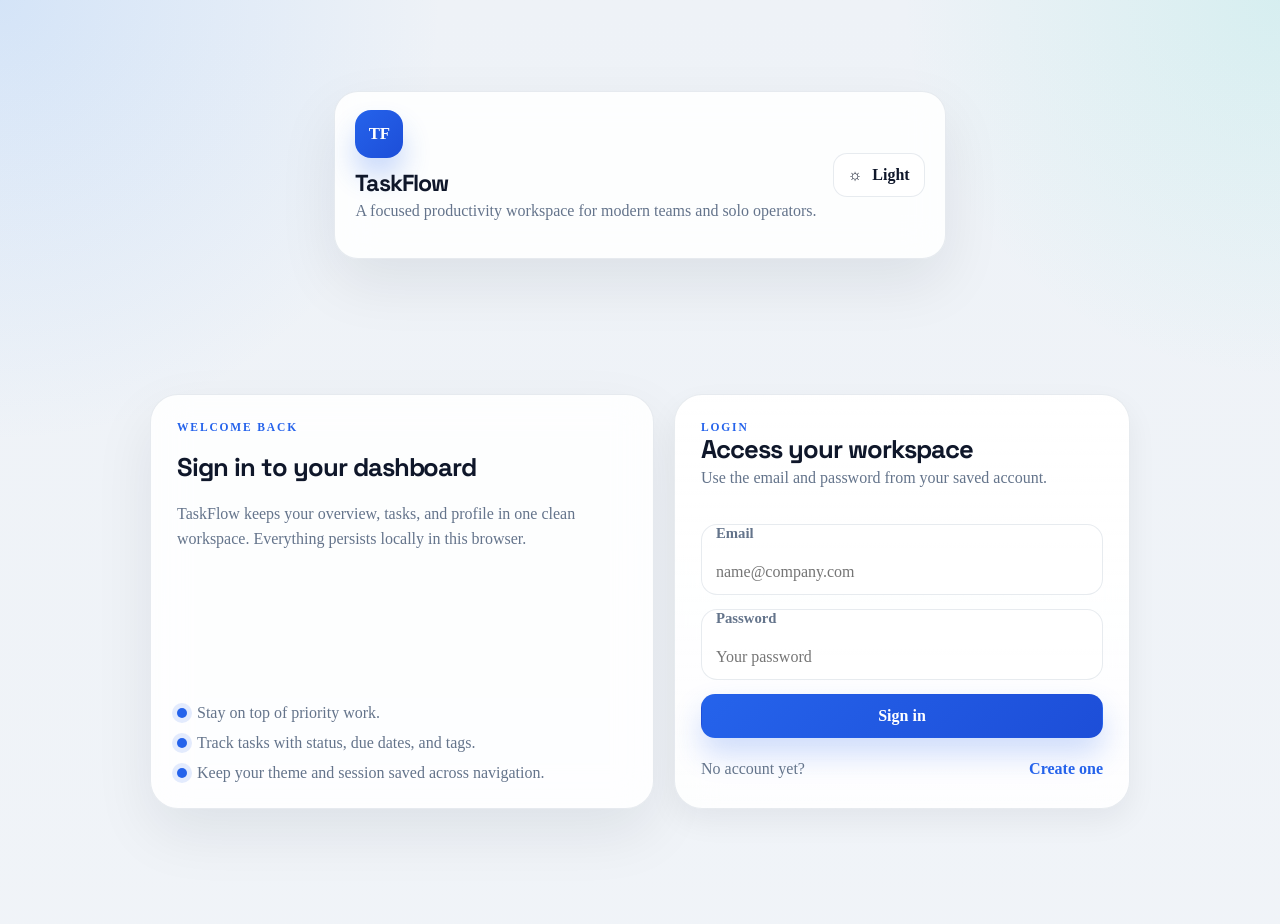
<file: index.html>
<!DOCTYPE html>
<html lang="en">
<head>
  <meta charset="UTF-8" />
  <meta name="viewport" content="width=device-width, initial-scale=1.0" />
  <title>TaskFlow | Login</title>
  <link rel="preconnect" href="https://fonts.googleapis.com" />
  <link rel="preconnect" href="https://fonts.gstatic.com" crossorigin />
  <link href="https://fonts.googleapis.com/css2?family=Inter:wght@400;500;600;700;800&family=Space+Grotesk:wght@500;600;700&display=swap" rel="stylesheet" />
  <link rel="stylesheet" href="style.css" />
</head>
<body data-page="login" class="login-shell">
  <div class="auth-shell">
    <header class="topbar card auth-topbar">
      <div class="brand-lockup">
        <div class="brand-badge">TF</div>
        <div>
          <h1 class="brand-mark">TaskFlow</h1>
          <p class="brand-copy">A focused productivity workspace for modern teams and solo operators.</p>
        </div>
      </div>

      <button class="icon-button" type="button" data-theme-toggle>
        <span data-theme-icon aria-hidden="true">☼</span>
        <span data-theme-label>Light</span>
      </button>
    </header>

    <div class="auth-layout">
      <section class="auth-marketing card">
        <div class="auth-hero">
          <p class="page-kicker">Welcome back</p>
          <h2 class="page-title">Sign in to your dashboard</h2>
          <p class="auth-note">TaskFlow keeps your overview, tasks, and profile in one clean workspace. Everything persists locally in this browser.</p>
        </div>

        <div class="auth-steps">
          <div class="step-row"><span class="step-dot"></span>Stay on top of priority work.</div>
          <div class="step-row"><span class="step-dot"></span>Track tasks with status, due dates, and tags.</div>
          <div class="step-row"><span class="step-dot"></span>Keep your theme and session saved across navigation.</div>
        </div>
      </section>

      <section class="auth-panel card">
        <div>
          <p class="page-kicker">Login</p>
          <h2 class="page-title">Access your workspace</h2>
          <p class="auth-note">Use the email and password from your saved account.</p>
        </div>

        <div id="loginError" class="alert hidden" role="alert"></div>

        <form id="loginForm" class="auth-form">
          <label class="field">
            <label for="loginEmail">Email</label>
            <input id="loginEmail" type="email" autocomplete="email" placeholder="name@company.com" required />
          </label>

          <label class="field">
            <label for="loginPassword">Password</label>
            <input id="loginPassword" type="password" autocomplete="current-password" placeholder="Your password" required />
          </label>

          <button class="button button-primary" type="submit">Sign in</button>
        </form>

        <div class="auth-footer">
          <span class="small-copy">No account yet?</span>
          <a href="signup.html">Create one</a>
        </div>
      </section>
    </div>
  </div>

  <script defer src="script.js"></script>
</body>
</html>
</file>
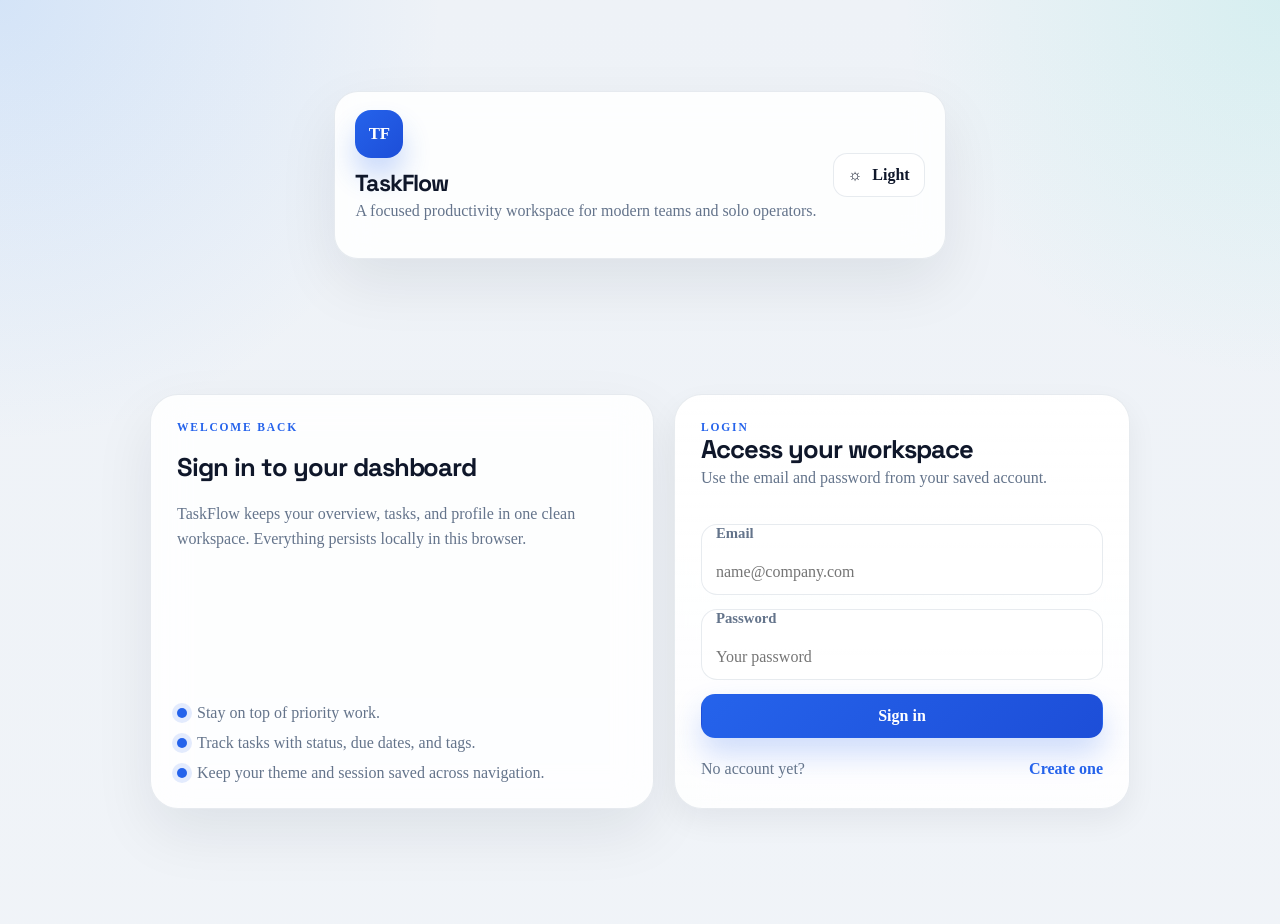
<file: about.html>
<!DOCTYPE html>
<html lang="en">
<head>
  <meta charset="UTF-8" />
  <meta name="viewport" content="width=device-width, initial-scale=1.0" />
  <title>TaskFlow | About</title>
  <link rel="preconnect" href="https://fonts.googleapis.com" />
  <link rel="preconnect" href="https://fonts.gstatic.com" crossorigin />
  <link href="https://fonts.googleapis.com/css2?family=Inter:wght@400;500;600;700;800&family=Space+Grotesk:wght@500;600;700&display=swap" rel="stylesheet" />
  <link rel="stylesheet" href="style.css" />
</head>
<body data-page="about" class="app-page">
  <div class="app-shell app-layout">
    <aside class="sidebar card">
      <div class="brand-lockup">
        <div class="brand-badge">TF</div>
        <div>
          <h1 class="brand-mark">TaskFlow</h1>
          <p class="brand-copy">A compact productivity dashboard built for focused work.</p>
        </div>
      </div>

      <nav class="sidebar-nav" aria-label="Primary">
        <a class="nav-link" href="dashboard.html" data-nav-link="dashboard">Dashboard</a>
        <a class="nav-link" href="tasks.html" data-nav-link="tasks">Tasks</a>
        <a class="nav-link" href="profile.html" data-nav-link="profile">Profile</a>
        <a class="nav-link" href="about.html" data-nav-link="about">About</a>
      </nav>

      <div class="sidebar-footer">
        <button class="sidebar-action" type="button" data-logout>Logout</button>
      </div>
    </aside>

    <div class="workspace">
      <header class="topbar card">
        <div class="page-heading">
          <p class="page-kicker">Product</p>
          <h2 class="page-title">About TaskFlow</h2>
        </div>

        <div class="topbar-actions">
          <label class="search-field" aria-label="Search tasks">
            <svg viewBox="0 0 24 24" aria-hidden="true"><path d="M10.5 4a6.5 6.5 0 104.11 11.55l4.42 4.42 1.41-1.41-4.42-4.42A6.5 6.5 0 0010.5 4zm0 2a4.5 4.5 0 110 9 4.5 4.5 0 010-9z"></path></svg>
            <input id="globalSearchInput" data-global-search type="search" placeholder="Search tasks" />
          </label>

          <button class="icon-button" type="button" data-theme-toggle>
            <span data-theme-icon aria-hidden="true">☼</span>
            <span data-theme-label>Light</span>
          </button>

          <details class="profile-menu">
            <summary class="profile-trigger">
              <span class="avatar" data-user-avatar>A</span>
              <span class="profile-copy">
                <strong data-user-name>Profile</strong>
                <small data-user-email>account</small>
              </span>
            </summary>
            <div class="profile-dropdown card">
              <a href="dashboard.html">Dashboard</a>
              <a href="profile.html">Profile</a>
              <button type="button" data-logout>Logout</button>
            </div>
          </details>
        </div>
      </header>

      <main class="page-content about-grid">
        <section class="page-section card span-12">
          <div class="section-heading">
            <div>
              <p class="section-kicker">Purpose</p>
              <h3 class="section-title">Why this app exists</h3>
            </div>
          </div>
          <p class="muted">TaskFlow is a small, focused productivity dashboard for managing work without the clutter of a generic to-do list. It keeps the overview, tasks, profile, and information pages separated so the experience feels closer to a real SaaS tool.</p>
        </section>

        <section class="feature-card card">
          <p class="section-kicker">Workflow</p>
          <h3 class="feature-title">How it helps</h3>
          <ul class="feature-list">
            <li>Shows a fast overview on the dashboard.</li>
            <li>Keeps task editing and sorting inside one work area.</li>
            <li>Stores user, task, and theme data in localStorage.</li>
          </ul>
        </section>

        <section class="feature-card card">
          <p class="section-kicker">Features</p>
          <h3 class="feature-title">What you get</h3>
          <ul class="feature-list">
            <li>Login and signup flow with a persisted session.</li>
            <li>Task status, tags, overdue alerts, and toast feedback.</li>
            <li>Responsive navigation and light/dark themes across pages.</li>
          </ul>
        </section>

        <section class="feature-card card">
          <p class="section-kicker">Design</p>
          <h3 class="feature-title">Why it feels realistic</h3>
          <ul class="feature-list">
            <li>Minimal layouts with clear hierarchy and spacing.</li>
            <li>Distinct overview and work pages instead of a crowded single screen.</li>
            <li>Consistent app shell and controls on every authenticated page.</li>
          </ul>
        </section>
      </main>
    </div>
  </div>

  <div class="toast-stack" data-toast-stack aria-live="polite" aria-atomic="true"></div>

  <script defer src="script.js"></script>
</body>
</html>
</file>
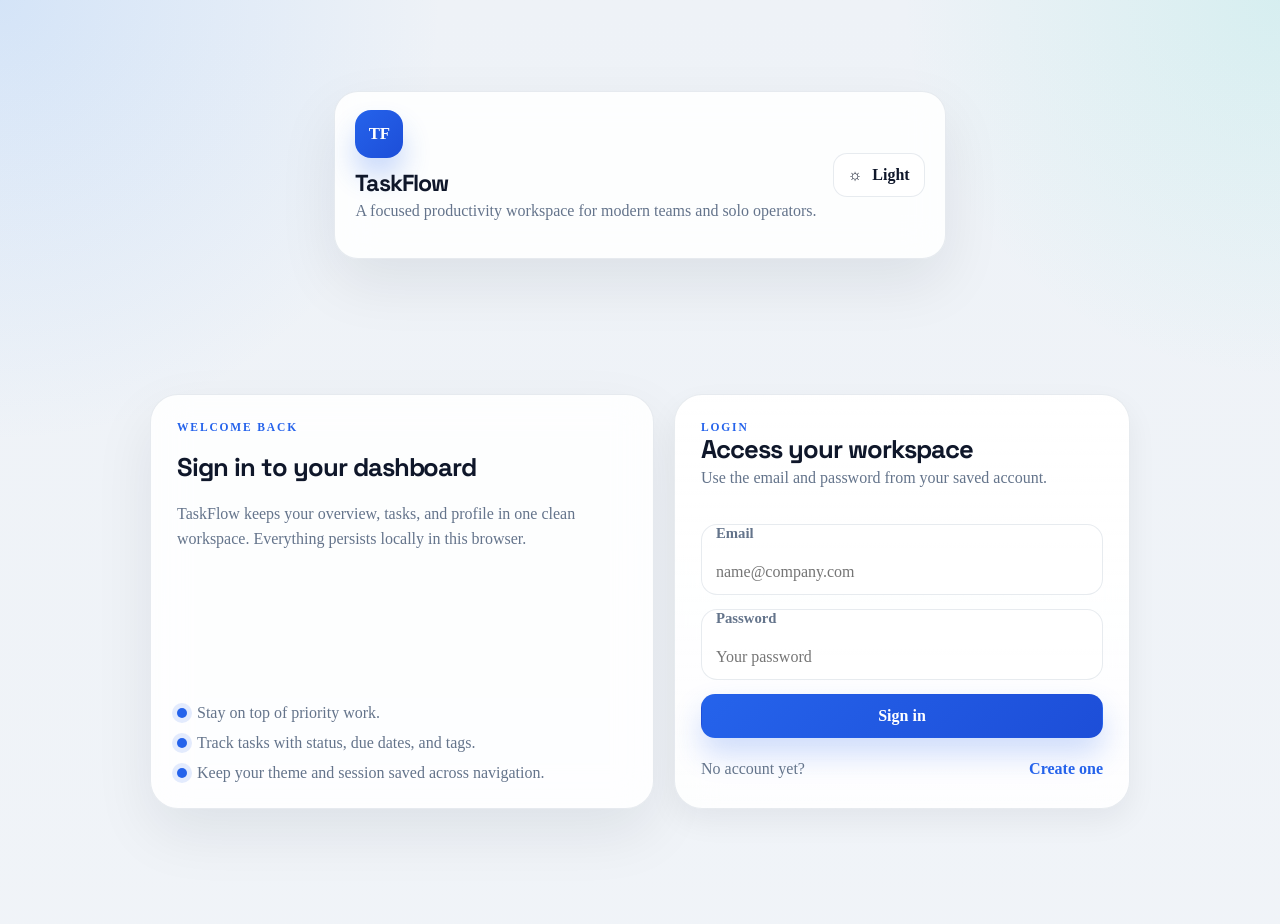
<file: dashboard.html>
<!DOCTYPE html>
<html lang="en">
<head>
  <meta charset="UTF-8" />
  <meta name="viewport" content="width=device-width, initial-scale=1.0" />
  <title>TaskFlow | Dashboard</title>
  <link rel="preconnect" href="https://fonts.googleapis.com" />
  <link rel="preconnect" href="https://fonts.gstatic.com" crossorigin />
  <link href="https://fonts.googleapis.com/css2?family=Inter:wght@400;500;600;700;800&family=Space+Grotesk:wght@500;600;700&display=swap" rel="stylesheet" />
  <link rel="stylesheet" href="style.css" />
</head>
<body data-page="dashboard" class="app-page">
  <div class="app-shell app-layout">
    <aside class="sidebar card">
      <div class="brand-lockup">
        <div class="brand-badge">TF</div>
        <div>
          <h1 class="brand-mark">TaskFlow</h1>
          <p class="brand-copy">A compact productivity dashboard built for focused work.</p>
        </div>
      </div>

      <nav class="sidebar-nav" aria-label="Primary">
        <a class="nav-link" href="dashboard.html" data-nav-link="dashboard">Dashboard</a>
        <a class="nav-link" href="tasks.html" data-nav-link="tasks">Tasks</a>
        <a class="nav-link" href="profile.html" data-nav-link="profile">Profile</a>
        <a class="nav-link" href="about.html" data-nav-link="about">About</a>
      </nav>

      <div class="sidebar-footer">
        <button class="sidebar-action" type="button" data-logout>Logout</button>
      </div>
    </aside>

    <div class="workspace">
      <header class="topbar card">
        <div class="page-heading">
          <p class="page-kicker">Overview</p>
          <h2 class="page-title">Dashboard</h2>
        </div>

        <div class="topbar-actions">
          <label class="search-field" aria-label="Search tasks">
            <svg viewBox="0 0 24 24" aria-hidden="true"><path d="M10.5 4a6.5 6.5 0 104.11 11.55l4.42 4.42 1.41-1.41-4.42-4.42A6.5 6.5 0 0010.5 4zm0 2a4.5 4.5 0 110 9 4.5 4.5 0 010-9z"></path></svg>
            <input id="globalSearchInput" data-global-search type="search" placeholder="Search tasks" />
          </label>

          <button class="icon-button" type="button" data-theme-toggle>
            <span data-theme-icon aria-hidden="true">☼</span>
            <span data-theme-label>Light</span>
          </button>

          <details class="profile-menu">
            <summary class="profile-trigger">
              <span class="avatar" data-user-avatar>A</span>
              <span class="profile-copy">
                <strong data-user-name>Profile</strong>
                <small data-user-email>account</small>
              </span>
            </summary>
            <div class="profile-dropdown card">
              <a href="profile.html">Profile</a>
              <a href="tasks.html">Tasks</a>
              <button type="button" data-logout>Logout</button>
            </div>
          </details>
        </div>
      </header>

      <main class="page-content dashboard-grid">
        <section class="stat-card card span-4">
          <span class="stat-icon">◷</span>
          <p class="section-kicker">Total</p>
          <strong id="dashboardTotalTasks" class="stat-value">0</strong>
          <span class="stat-note">All active tasks</span>
        </section>

        <section class="stat-card card span-4">
          <span class="stat-icon">✓</span>
          <p class="section-kicker">Completed</p>
          <strong id="dashboardCompletedTasks" class="stat-value">0</strong>
          <span class="stat-note">Tasks finished and closed</span>
        </section>

        <section class="stat-card card span-4">
          <span class="stat-icon">↗</span>
          <p class="section-kicker">Pending</p>
          <strong id="dashboardPendingTasks" class="stat-value">0</strong>
          <span class="stat-note">Waiting for attention</span>
        </section>

        <section class="page-section card span-12 progress-panel">
          <div class="section-heading">
            <div>
              <p class="section-kicker">Momentum</p>
              <h3 class="section-title">Completion progress</h3>
            </div>
            <span id="dashboardProgressLabel" class="muted">0% complete</span>
          </div>
          <div class="progress-track"><div id="dashboardProgressBar" class="progress-fill"></div></div>
        </section>

        <section class="page-section card span-8">
          <div class="section-heading">
            <div>
              <p class="section-kicker">Recent work</p>
              <h3 class="section-title">Recent tasks</h3>
            </div>
            <span id="recentTasksSummary" class="muted">Last 4 updated tasks</span>
          </div>

          <div id="recentTasksList" class="recent-list dashboard-recent-list"></div>
          <div id="recentTasksEmpty" class="empty-state hidden">
            <div class="empty-icon">◎</div>
            <h3 id="dashboardEmptyTitle" class="empty-title">No tasks yet</h3>
            <p id="dashboardEmptyCopy">Add a few tasks in the Tasks page to populate this overview.</p>
          </div>
        </section>

        <section class="page-section card span-4">
          <div class="section-heading">
            <div>
              <p class="section-kicker">Quick action</p>
              <h3 class="section-title">Go deeper</h3>
            </div>
          </div>

          <div class="info-card">
            <p class="muted">Use the main task board to add, edit, and sort work items. The dashboard stays intentionally high-level.</p>
            <div class="toolbar-actions">
              <button class="button button-primary" type="button" data-go-tasks>Go to Tasks</button>
              <a class="link-button" href="profile.html">Open Profile</a>
            </div>
          </div>
        </section>
      </main>
    </div>
  </div>

  <div class="toast-stack" data-toast-stack aria-live="polite" aria-atomic="true"></div>

  <script defer src="script.js"></script>
</body>
</html>
</file>
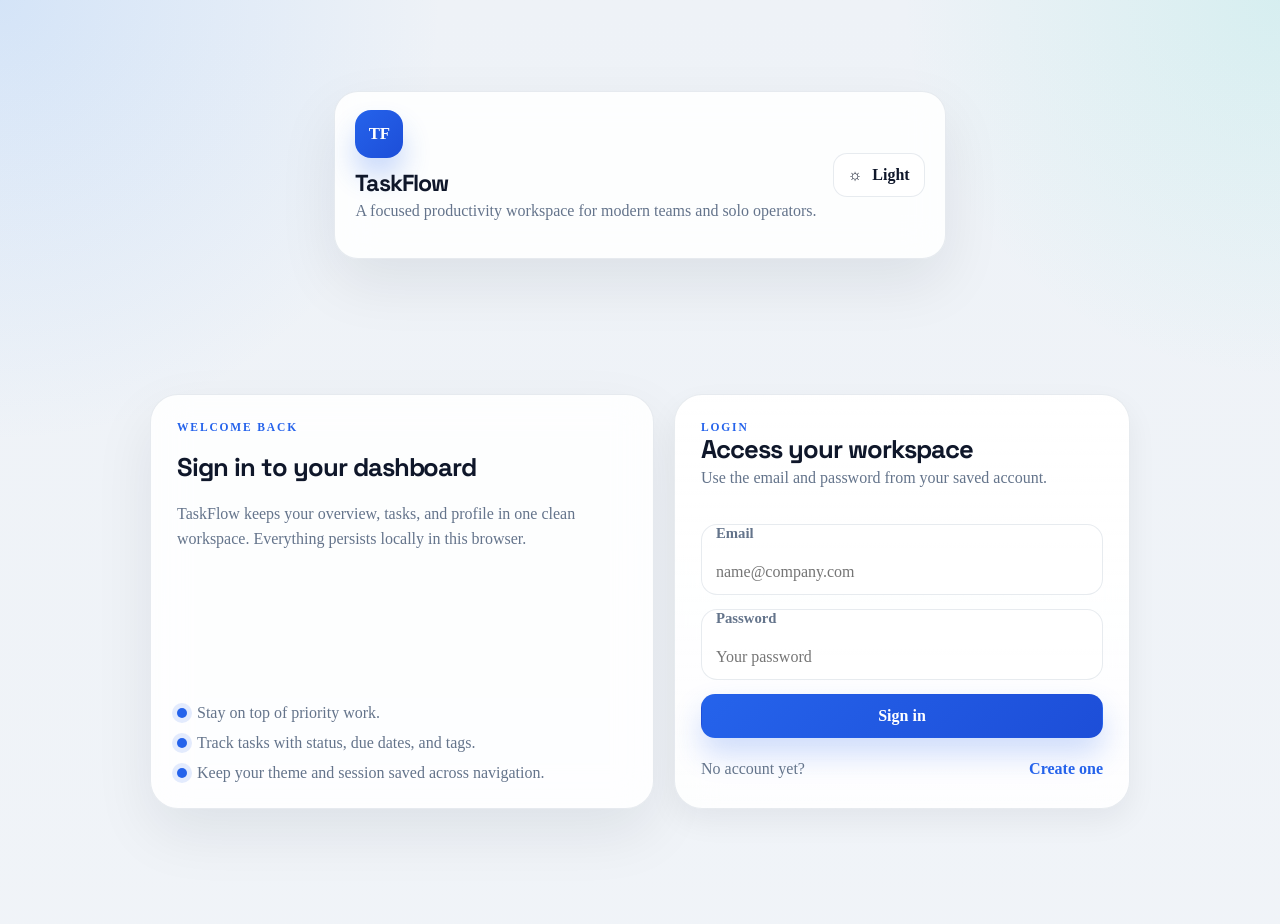
<file: profile.html>
<!DOCTYPE html>
<html lang="en">
<head>
  <meta charset="UTF-8" />
  <meta name="viewport" content="width=device-width, initial-scale=1.0" />
  <title>TaskFlow | Profile</title>
  <link rel="preconnect" href="https://fonts.googleapis.com" />
  <link rel="preconnect" href="https://fonts.gstatic.com" crossorigin />
  <link href="https://fonts.googleapis.com/css2?family=Inter:wght@400;500;600;700;800&family=Space+Grotesk:wght@500;600;700&display=swap" rel="stylesheet" />
  <link rel="stylesheet" href="style.css" />
</head>
<body data-page="profile" class="app-page">
  <div class="app-shell app-layout">
    <aside class="sidebar card">
      <div class="brand-lockup">
        <div class="brand-badge">TF</div>
        <div>
          <h1 class="brand-mark">TaskFlow</h1>
          <p class="brand-copy">A compact productivity dashboard built for focused work.</p>
        </div>
      </div>

      <nav class="sidebar-nav" aria-label="Primary">
        <a class="nav-link" href="dashboard.html" data-nav-link="dashboard">Dashboard</a>
        <a class="nav-link" href="tasks.html" data-nav-link="tasks">Tasks</a>
        <a class="nav-link" href="profile.html" data-nav-link="profile">Profile</a>
        <a class="nav-link" href="about.html" data-nav-link="about">About</a>
      </nav>

      <div class="sidebar-footer">
        <button class="sidebar-action" type="button" data-logout>Logout</button>
      </div>
    </aside>

    <div class="workspace">
      <header class="topbar card">
        <div class="page-heading">
          <p class="page-kicker">Account</p>
          <h2 class="page-title">Profile</h2>
        </div>

        <div class="topbar-actions">
          <label class="search-field" aria-label="Search tasks">
            <svg viewBox="0 0 24 24" aria-hidden="true"><path d="M10.5 4a6.5 6.5 0 104.11 11.55l4.42 4.42 1.41-1.41-4.42-4.42A6.5 6.5 0 0010.5 4zm0 2a4.5 4.5 0 110 9 4.5 4.5 0 010-9z"></path></svg>
            <input id="globalSearchInput" data-global-search type="search" placeholder="Search tasks" />
          </label>

          <button class="icon-button" type="button" data-theme-toggle>
            <span data-theme-icon aria-hidden="true">☼</span>
            <span data-theme-label>Light</span>
          </button>

          <details class="profile-menu">
            <summary class="profile-trigger">
              <span class="avatar" data-user-avatar>A</span>
              <span class="profile-copy">
                <strong data-user-name>Profile</strong>
                <small data-user-email>account</small>
              </span>
            </summary>
            <div class="profile-dropdown card">
              <a href="dashboard.html">Dashboard</a>
              <a href="tasks.html">Tasks</a>
              <button type="button" data-logout>Logout</button>
            </div>
          </details>
        </div>
      </header>

      <main class="page-content profile-grid">
        <section class="profile-card card">
          <div class="section-heading">
            <div>
              <p class="section-kicker">Identity</p>
              <h3 class="section-title">Your account</h3>
            </div>
          </div>

          <div class="profile-summary">
            <div class="avatar-lg" id="profileAvatar">A</div>
            <div class="profile-info">
              <div class="info-line"><span>Name</span><strong id="profileDisplayName">User</strong></div>
              <div class="info-line"><span>Email</span><strong id="profileDisplayEmail">name@company.com</strong></div>
            </div>
            <div class="profile-meta">
              <span class="badge completed">Profile</span>
              <span class="badge in-progress">Active session</span>
            </div>
          </div>
        </section>

        <section class="page-section card">
          <div class="section-heading">
            <div>
              <p class="section-kicker">Edit</p>
              <h3 class="section-title">Update profile</h3>
            </div>
            <span class="muted">Changes save locally to this browser.</span>
          </div>

          <form id="profileForm" class="form-grid">
            <label class="field field-full">
              <label for="profileName">Name</label>
              <input id="profileName" type="text" autocomplete="name" required />
            </label>

            <label class="field field-full">
              <label for="profileEmail">Email</label>
              <input id="profileEmail" type="email" autocomplete="email" required />
            </label>

            <div class="modal-actions span-2">
              <button class="button button-primary" type="submit">Save profile</button>
            </div>
          </form>
        </section>

        <section class="grid-2 span-12">
          <div class="info-card card">
            <p class="section-kicker">Task stats</p>
            <h3 class="section-title">Current workload</h3>
            <div class="profile-actions">
              <span class="badge high">Total <strong id="profileStatsTotal">0</strong></span>
              <span class="badge completed">Completed <strong id="profileStatsCompleted">0</strong></span>
            </div>
          </div>

          <div class="info-card card">
            <p class="section-kicker">Navigation</p>
            <h3 class="section-title">Useful links</h3>
            <div class="auth-links">
              <a class="link-button" href="dashboard.html">Back to dashboard</a>
              <a class="link-button" href="tasks.html">Open tasks</a>
            </div>
          </div>
        </section>
      </main>
    </div>
  </div>

  <div class="toast-stack" data-toast-stack aria-live="polite" aria-atomic="true"></div>

  <script defer src="script.js"></script>
</body>
</html>
</file>
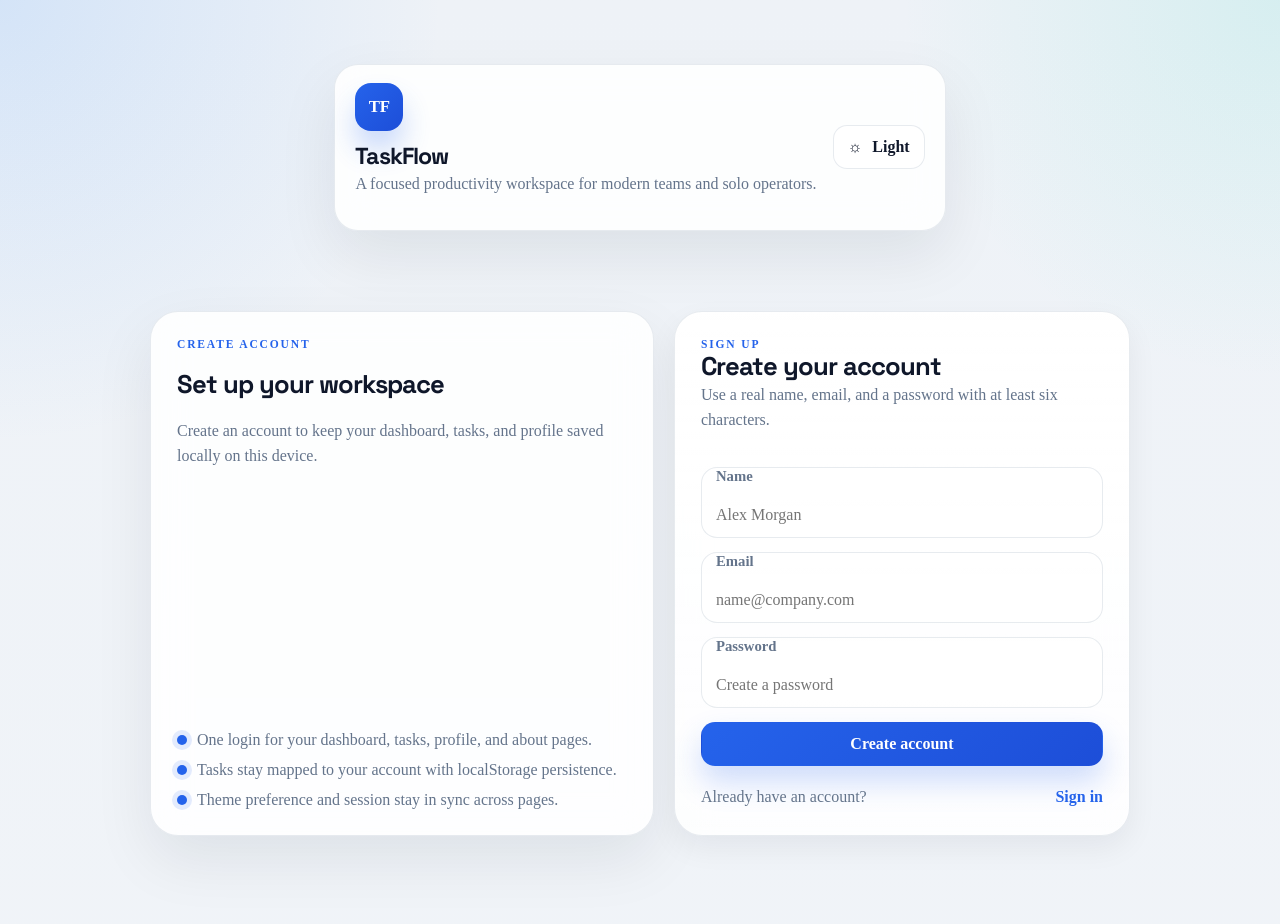
<file: signup.html>
<!DOCTYPE html>
<html lang="en">
<head>
  <meta charset="UTF-8" />
  <meta name="viewport" content="width=device-width, initial-scale=1.0" />
  <title>TaskFlow | Sign Up</title>
  <link rel="preconnect" href="https://fonts.googleapis.com" />
  <link rel="preconnect" href="https://fonts.gstatic.com" crossorigin />
  <link href="https://fonts.googleapis.com/css2?family=Inter:wght@400;500;600;700;800&family=Space+Grotesk:wght@500;600;700&display=swap" rel="stylesheet" />
  <link rel="stylesheet" href="style.css" />
</head>
<body data-page="signup" class="signup-shell">
  <div class="auth-shell">
    <header class="topbar card auth-topbar">
      <div class="brand-lockup">
        <div class="brand-badge">TF</div>
        <div>
          <h1 class="brand-mark">TaskFlow</h1>
          <p class="brand-copy">A focused productivity workspace for modern teams and solo operators.</p>
        </div>
      </div>

      <button class="icon-button" type="button" data-theme-toggle>
        <span data-theme-icon aria-hidden="true">☼</span>
        <span data-theme-label>Light</span>
      </button>
    </header>

    <div class="auth-layout">
      <section class="auth-marketing card">
        <div class="auth-hero">
          <p class="page-kicker">Create account</p>
          <h2 class="page-title">Set up your workspace</h2>
          <p class="auth-note">Create an account to keep your dashboard, tasks, and profile saved locally on this device.</p>
        </div>

        <div class="auth-steps">
          <div class="step-row"><span class="step-dot"></span>One login for your dashboard, tasks, profile, and about pages.</div>
          <div class="step-row"><span class="step-dot"></span>Tasks stay mapped to your account with localStorage persistence.</div>
          <div class="step-row"><span class="step-dot"></span>Theme preference and session stay in sync across pages.</div>
        </div>
      </section>

      <section class="auth-panel card">
        <div>
          <p class="page-kicker">Sign up</p>
          <h2 class="page-title">Create your account</h2>
          <p class="auth-note">Use a real name, email, and a password with at least six characters.</p>
        </div>

        <div id="signupError" class="alert hidden" role="alert"></div>

        <form id="signupForm" class="auth-form">
          <label class="field">
            <label for="signupName">Name</label>
            <input id="signupName" type="text" autocomplete="name" placeholder="Alex Morgan" required />
          </label>

          <label class="field">
            <label for="signupEmail">Email</label>
            <input id="signupEmail" type="email" autocomplete="email" placeholder="name@company.com" required />
          </label>

          <label class="field">
            <label for="signupPassword">Password</label>
            <input id="signupPassword" type="password" autocomplete="new-password" placeholder="Create a password" required />
          </label>

          <button class="button button-primary" type="submit">Create account</button>
        </form>

        <div class="auth-footer">
          <span class="small-copy">Already have an account?</span>
          <a href="index.html">Sign in</a>
        </div>
      </section>
    </div>
  </div>

  <script defer src="script.js"></script>
</body>
</html>
</file>
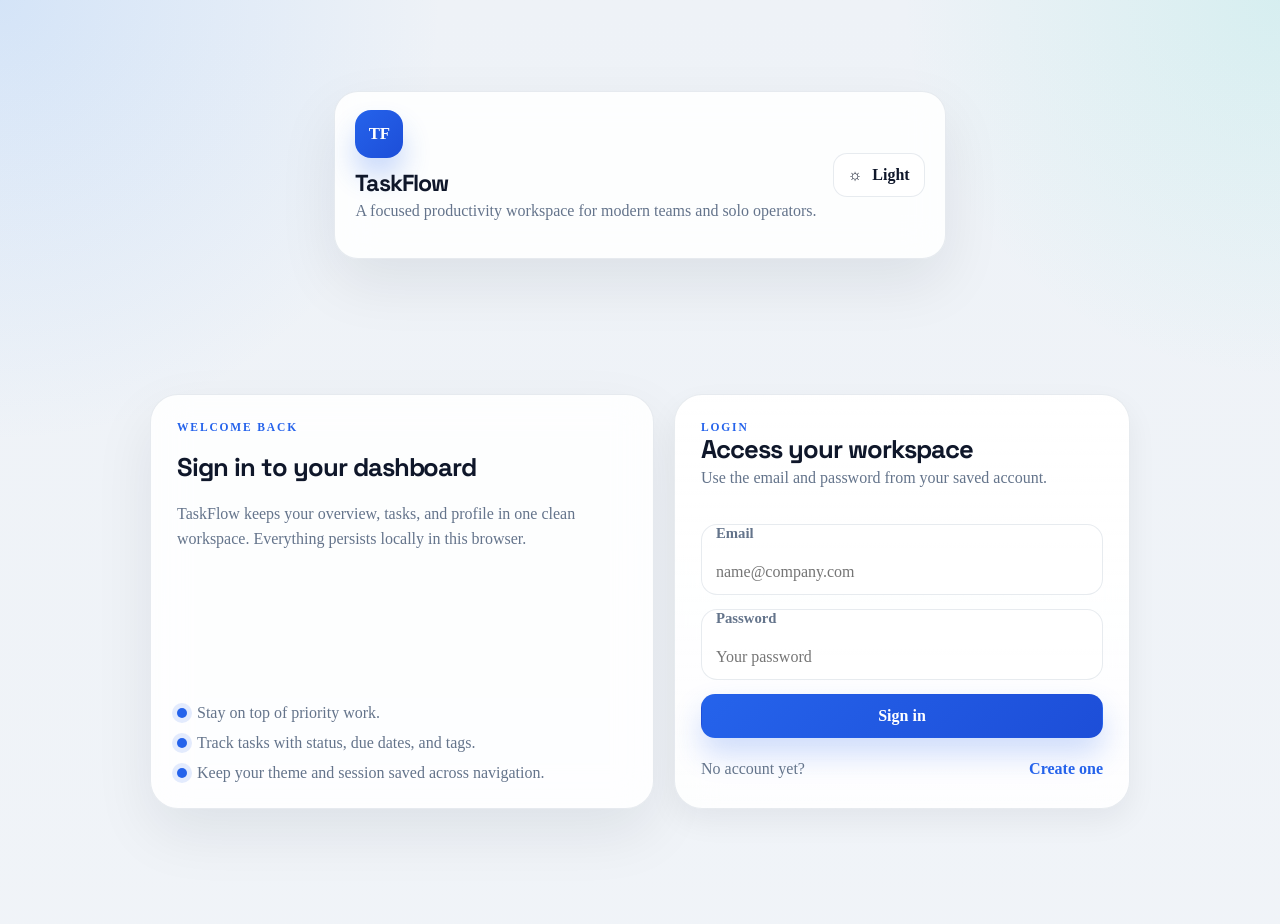
<file: tasks.html>
<!DOCTYPE html>
<html lang="en">
<head>
  <meta charset="UTF-8" />
  <meta name="viewport" content="width=device-width, initial-scale=1.0" />
  <title>TaskFlow | Tasks</title>
  <link rel="preconnect" href="https://fonts.googleapis.com" />
  <link rel="preconnect" href="https://fonts.gstatic.com" crossorigin />
  <link href="https://fonts.googleapis.com/css2?family=Inter:wght@400;500;600;700;800&family=Space+Grotesk:wght@500;600;700&display=swap" rel="stylesheet" />
  <link rel="stylesheet" href="style.css" />
</head>
<body data-page="tasks" class="app-page">
  <div class="app-shell app-layout">
    <aside class="sidebar card">
      <div class="brand-lockup">
        <div class="brand-badge">TF</div>
        <div>
          <h1 class="brand-mark">TaskFlow</h1>
          <p class="brand-copy">A compact productivity dashboard built for focused work.</p>
        </div>
      </div>

      <nav class="sidebar-nav" aria-label="Primary">
        <a class="nav-link" href="dashboard.html" data-nav-link="dashboard">Dashboard</a>
        <a class="nav-link" href="tasks.html" data-nav-link="tasks">Tasks</a>
        <a class="nav-link" href="profile.html" data-nav-link="profile">Profile</a>
        <a class="nav-link" href="about.html" data-nav-link="about">About</a>
      </nav>

      <div class="sidebar-footer">
        <button class="sidebar-action" type="button" data-logout>Logout</button>
      </div>
    </aside>

    <div class="workspace">
      <header class="topbar card">
        <div class="page-heading">
          <p class="page-kicker">Task board</p>
          <h2 class="page-title">Tasks</h2>
        </div>

        <div class="topbar-actions">
          <label class="search-field" aria-label="Search tasks">
            <svg viewBox="0 0 24 24" aria-hidden="true"><path d="M10.5 4a6.5 6.5 0 104.11 11.55l4.42 4.42 1.41-1.41-4.42-4.42A6.5 6.5 0 0010.5 4zm0 2a4.5 4.5 0 110 9 4.5 4.5 0 010-9z"></path></svg>
            <input id="taskSearchInput" data-global-search type="search" placeholder="Search tasks" />
          </label>

          <button class="icon-button" type="button" data-theme-toggle>
            <span data-theme-icon aria-hidden="true">☼</span>
            <span data-theme-label>Light</span>
          </button>

          <details class="profile-menu">
            <summary class="profile-trigger">
              <span class="avatar" data-user-avatar>A</span>
              <span class="profile-copy">
                <strong data-user-name>Profile</strong>
                <small data-user-email>account</small>
              </span>
            </summary>
            <div class="profile-dropdown card">
              <a href="profile.html">Profile</a>
              <a href="dashboard.html">Dashboard</a>
              <button type="button" data-logout>Logout</button>
            </div>
          </details>
        </div>
      </header>

      <main class="page-content task-board">
        <section class="page-section card span-12">
          <div class="section-heading">
            <div>
              <p class="section-kicker">Create</p>
              <h3 class="section-title">Add a task</h3>
            </div>
            <span class="muted">Track titles, priorities, due dates, statuses, and tags.</span>
          </div>

          <form id="taskForm" class="task-form-grid">
            <label class="field field-full">
              <label for="taskTitle">Title</label>
              <input id="taskTitle" type="text" maxlength="120" placeholder="Prepare monthly review" required />
            </label>

            <label class="field">
              <label for="taskPriority">Priority</label>
              <select id="taskPriority">
                <option value="high">High</option>
                <option value="medium" selected>Medium</option>
                <option value="low">Low</option>
              </select>
            </label>

            <label class="field">
              <label for="taskStatus">Status</label>
              <select id="taskStatus">
                <option value="pending" selected>Pending</option>
                <option value="in-progress">In Progress</option>
                <option value="completed">Completed</option>
              </select>
            </label>

            <label class="field">
              <label for="taskDueDate">Due date</label>
              <input id="taskDueDate" type="date" />
            </label>

            <fieldset class="field field-full">
              <legend>Tags</legend>
              <div class="tag-options">
                <label class="tag-option"><input type="checkbox" name="taskTag" value="work" checked /><span>Work</span></label>
                <label class="tag-option"><input type="checkbox" name="taskTag" value="personal" /><span>Personal</span></label>
                <label class="tag-option"><input type="checkbox" name="taskTag" value="urgent" /><span>Urgent</span></label>
              </div>
            </fieldset>

            <div class="modal-actions span-2">
              <button class="button button-primary" type="submit">Add task</button>
              <button class="button button-secondary" type="button" onclick="document.getElementById('taskForm').reset();">Reset</button>
            </div>
          </form>
        </section>

        <section class="page-section card span-12">
          <div class="section-heading">
            <div>
              <p class="section-kicker">Organize</p>
              <h3 class="section-title">Filters and sort</h3>
            </div>
            <span id="taskCountLabel" class="task-count">0 tasks</span>
          </div>

          <div class="toolbar">
            <div class="filter-row">
              <label class="select-field">
                <label for="taskStatusFilter">Status</label>
                <select id="taskStatusFilter">
                  <option value="all">All</option>
                  <option value="pending">Pending</option>
                  <option value="in-progress">In Progress</option>
                  <option value="completed">Completed</option>
                </select>
              </label>

              <label class="select-field">
                <label for="taskPriorityFilter">Priority</label>
                <select id="taskPriorityFilter">
                  <option value="all">All</option>
                  <option value="high">High</option>
                  <option value="medium">Medium</option>
                  <option value="low">Low</option>
                </select>
              </label>

              <label class="select-field">
                <label for="taskSortSelect">Sort</label>
                <select id="taskSortSelect">
                  <option value="dueDate">Due date</option>
                  <option value="priority">Priority</option>
                  <option value="createdAt">Newest</option>
                </select>
              </label>
            </div>
          </div>
        </section>

        <section class="page-section card span-12">
          <div class="section-heading">
            <div>
              <p class="section-kicker">List</p>
              <h3 class="section-title">Task list</h3>
            </div>
            <span class="muted">Overdue tasks are highlighted in red.</span>
          </div>

          <div id="taskList" class="task-list"></div>
          <div id="taskEmptyState" class="empty-state hidden task-list-empty">
            <div class="empty-icon">◎</div>
            <h3 class="empty-title">No tasks found</h3>
            <p>Try a different filter or create a new task to get started.</p>
          </div>
        </section>
      </main>
    </div>
  </div>

  <div id="taskEditorOverlay" class="modal-overlay hidden" aria-hidden="true">
    <div class="modal card" role="dialog" aria-modal="true" aria-labelledby="taskEditorTitle">
      <div class="section-heading">
        <div>
          <p class="section-kicker">Edit</p>
          <h3 id="taskEditorTitle" class="section-title">Update task</h3>
        </div>
        <button id="closeTaskEditor" class="icon-button modal-close" type="button" aria-label="Close editor">×</button>
      </div>

      <form id="taskEditorForm" class="modal-form">
        <input id="taskEditId" type="hidden" />

        <label class="field field-full">
          <label for="taskEditTitle">Title</label>
          <input id="taskEditTitle" type="text" maxlength="120" required />
        </label>

        <label class="field">
          <label for="taskEditPriority">Priority</label>
          <select id="taskEditPriority">
            <option value="high">High</option>
            <option value="medium">Medium</option>
            <option value="low">Low</option>
          </select>
        </label>

        <label class="field">
          <label for="taskEditStatus">Status</label>
          <select id="taskEditStatus">
            <option value="pending">Pending</option>
            <option value="in-progress">In Progress</option>
            <option value="completed">Completed</option>
          </select>
        </label>

        <label class="field">
          <label for="taskEditDueDate">Due date</label>
          <input id="taskEditDueDate" type="date" />
        </label>

        <fieldset class="field field-full">
          <legend>Tags</legend>
          <div class="tag-options">
            <label class="tag-option"><input type="checkbox" name="taskEditTag" value="work" /><span>Work</span></label>
            <label class="tag-option"><input type="checkbox" name="taskEditTag" value="personal" /><span>Personal</span></label>
            <label class="tag-option"><input type="checkbox" name="taskEditTag" value="urgent" /><span>Urgent</span></label>
          </div>
        </fieldset>

        <div class="modal-actions span-2">
          <button class="button button-secondary" id="cancelTaskEditor" type="button">Cancel</button>
          <button class="button button-primary" type="submit">Save changes</button>
        </div>
      </form>
    </div>
  </div>

  <div class="toast-stack" data-toast-stack aria-live="polite" aria-atomic="true"></div>

  <script defer src="script.js"></script>
</body>
</html>
</file>
<file: style.css>
:root {
  color-scheme: light;
  --bg: #eef2f7;
  --bg-elevated: rgba(255, 255, 255, 0.76);
  --surface: rgba(255, 255, 255, 0.88);
  --surface-strong: #ffffff;
  --text: #0f172a;
  --muted: #64748b;
  --border: rgba(148, 163, 184, 0.22);
  --shadow: 0 24px 60px rgba(15, 23, 42, 0.08);
  --shadow-soft: 0 12px 30px rgba(15, 23, 42, 0.06);
  --accent: #2563eb;
  --accent-strong: #1d4ed8;
  --accent-soft: rgba(37, 99, 235, 0.12);
  --success: #16a34a;
  --warning: #d97706;
  --danger: #dc2626;
  --high: #ef4444;
  --medium: #d97706;
  --low: #22c55e;
  --ring: rgba(37, 99, 235, 0.24);
}

[data-theme="dark"] {
  color-scheme: dark;
  --bg: #07111f;
  --bg-elevated: rgba(9, 14, 27, 0.76);
  --surface: rgba(15, 23, 42, 0.88);
  --surface-strong: #0f172a;
  --text: #e2e8f0;
  --muted: #94a3b8;
  --border: rgba(148, 163, 184, 0.14);
  --shadow: 0 24px 60px rgba(2, 6, 23, 0.42);
  --shadow-soft: 0 12px 30px rgba(2, 6, 23, 0.24);
  --accent: #60a5fa;
  --accent-strong: #3b82f6;
  --accent-soft: rgba(96, 165, 250, 0.14);
  --success: #34d399;
  --warning: #fbbf24;
  --danger: #f87171;
  --high: #f87171;
  --medium: #fbbf24;
  --low: #4ade80;
  --ring: rgba(96, 165, 250, 0.24);
}

* {
  box-sizing: border-box;
}

html {
  scroll-behavior: smooth;
}

body {
  margin: 0;
  min-height: 100vh;
  font-family: "Inter", system-ui, sans-serif;
  color: var(--text);
  background:
    radial-gradient(circle at top left, rgba(96, 165, 250, 0.18), transparent 28%),
    radial-gradient(circle at top right, rgba(45, 212, 191, 0.12), transparent 24%),
    linear-gradient(180deg, var(--bg) 0%, color-mix(in srgb, var(--bg) 88%, #ffffff 12%) 100%);
}

body::before {
  content: "";
  position: fixed;
  inset: 0;
  pointer-events: none;
  background-image: linear-gradient(rgba(255, 255, 255, 0.04) 1px, transparent 1px), linear-gradient(90deg, rgba(255, 255, 255, 0.04) 1px, transparent 1px);
  background-size: 48px 48px;
  opacity: 0.26;
  mask-image: linear-gradient(180deg, rgba(0, 0, 0, 0.5), transparent 88%);
}

body, button, input, select, textarea {
  font: inherit;
}

a {
  color: inherit;
  text-decoration: none;
}

button,
input,
select,
textarea {
  color: inherit;
}

img {
  max-width: 100%;
  display: block;
}

h1,
h2,
h3,
p {
  margin-top: 0;
}

h1,
h2,
h3,
.brand-mark {
  font-family: "Space Grotesk", "Inter", system-ui, sans-serif;
  letter-spacing: -0.04em;
}

.hidden {
  display: none !important;
}

.sr-only {
  position: absolute;
  width: 1px;
  height: 1px;
  padding: 0;
  margin: -1px;
  overflow: hidden;
  clip: rect(0, 0, 0, 0);
  white-space: nowrap;
  border: 0;
}

.app-shell,
.auth-shell {
  width: min(1180px, calc(100% - 32px));
  margin: 24px auto 40px;
}

.app-layout {
  display: grid;
  grid-template-columns: 250px minmax(0, 1fr);
  gap: 20px;
}

.card {
  background: var(--surface);
  border: 1px solid var(--border);
  box-shadow: var(--shadow);
  backdrop-filter: blur(18px);
}

.card-soft {
  background: var(--bg-elevated);
  border: 1px solid var(--border);
  box-shadow: var(--shadow-soft);
}

.sidebar {
  display: flex;
  flex-direction: column;
  gap: 18px;
  padding: 20px;
  border-radius: 28px;
  position: sticky;
  top: 24px;
  height: calc(100vh - 48px);
}

.brand-lockup {
  display: grid;
  gap: 10px;
}

.brand-badge {
  width: 48px;
  height: 48px;
  display: grid;
  place-items: center;
  border-radius: 16px;
  background: linear-gradient(135deg, var(--accent), var(--accent-strong));
  color: white;
  font-weight: 800;
  font-size: 1.05rem;
  box-shadow: 0 18px 28px rgba(37, 99, 235, 0.24);
}

.brand-mark {
  margin: 0;
  font-size: 1.45rem;
}

.brand-copy,
.small-copy {
  color: var(--muted);
  line-height: 1.6;
}

.sidebar-nav {
  display: grid;
  gap: 8px;
}

.nav-link,
.sidebar-action,
.button,
.icon-button,
.filter-tab {
  border: 1px solid transparent;
  transition: transform 180ms ease, border-color 180ms ease, background-color 180ms ease, color 180ms ease, box-shadow 180ms ease;
}

.nav-link {
  display: flex;
  align-items: center;
  justify-content: space-between;
  padding: 12px 14px;
  border-radius: 14px;
  color: var(--muted);
}

.nav-link:hover,
.nav-link.active {
  color: var(--text);
  background: color-mix(in srgb, var(--accent-soft) 70%, transparent);
  border-color: color-mix(in srgb, var(--accent) 16%, var(--border) 84%);
}

.sidebar-footer {
  margin-top: auto;
  display: grid;
  gap: 12px;
}

.sidebar-action {
  width: 100%;
  display: inline-flex;
  align-items: center;
  justify-content: center;
  gap: 10px;
  padding: 12px 14px;
  border-radius: 14px;
  background: var(--surface-strong);
  color: var(--text);
  cursor: pointer;
}

.sidebar-action:hover {
  transform: translateY(-1px);
}

.workspace {
  display: grid;
  gap: 18px;
}

.topbar {
  display: flex;
  align-items: center;
  justify-content: space-between;
  gap: 16px;
  padding: 18px 20px;
  border-radius: 24px;
}

.page-heading {
  display: grid;
  gap: 4px;
}

.page-kicker {
  margin: 0;
  color: var(--accent);
  text-transform: uppercase;
  font-size: 0.72rem;
  font-weight: 800;
  letter-spacing: 0.16em;
}

.page-title {
  margin: 0;
  font-size: clamp(1.4rem, 2vw, 2rem);
}

.topbar-actions {
  display: flex;
  align-items: center;
  gap: 12px;
  flex-wrap: wrap;
  justify-content: flex-end;
}

.search-field {
  width: min(360px, 100%);
  display: flex;
  align-items: center;
  gap: 10px;
  padding: 0 14px;
  border-radius: 14px;
  background: var(--bg-elevated);
  border: 1px solid var(--border);
}

.search-field svg {
  width: 18px;
  height: 18px;
  fill: var(--muted);
  flex: none;
}

.search-field input,
.field input,
.field select,
.field textarea {
  width: 100%;
  border: 0;
  outline: none;
  background: transparent;
  padding: 12px 0;
  color: var(--text);
}

.search-field:focus-within,
.field:focus-within {
  box-shadow: 0 0 0 4px var(--ring);
  border-color: color-mix(in srgb, var(--accent) 40%, var(--border) 60%);
}

.icon-button,
.button,
.filter-tab,
.link-button,
.dropdown-button {
  cursor: pointer;
  border-radius: 14px;
  font-weight: 700;
}

.icon-button {
  display: inline-flex;
  align-items: center;
  justify-content: center;
  gap: 10px;
  padding: 12px 14px;
  background: var(--surface-strong);
  color: var(--text);
  border: 1px solid var(--border);
}

.icon-button:hover,
.button:hover,
.filter-tab:hover,
.sidebar-action:hover,
.link-button:hover,
.dropdown-button:hover {
  transform: translateY(-1px);
}

.theme-icon {
  font-size: 0.95rem;
}

.profile-menu {
  position: relative;
}

.profile-menu > summary {
  list-style: none;
}

.profile-menu > summary::-webkit-details-marker {
  display: none;
}

.profile-trigger {
  display: inline-flex;
  align-items: center;
  gap: 12px;
  padding: 8px 10px;
  border-radius: 16px;
  background: var(--bg-elevated);
  border: 1px solid var(--border);
  cursor: pointer;
}

.profile-trigger:hover {
  box-shadow: 0 0 0 4px var(--ring);
}

.avatar,
.avatar-lg {
  display: grid;
  place-items: center;
  border-radius: 999px;
  background: linear-gradient(135deg, color-mix(in srgb, var(--accent) 26%, transparent), color-mix(in srgb, var(--success) 18%, transparent));
  color: var(--text);
  font-weight: 800;
}

.avatar {
  width: 38px;
  height: 38px;
}

.avatar-lg {
  width: 72px;
  height: 72px;
  font-size: 1.45rem;
}

.profile-copy {
  display: grid;
  gap: 2px;
}

.profile-copy strong,
.profile-copy span,
.profile-copy small {
  line-height: 1.2;
}

.profile-copy small {
  color: var(--muted);
}

.profile-dropdown {
  position: absolute;
  right: 0;
  top: calc(100% + 10px);
  width: 230px;
  padding: 10px;
  border-radius: 18px;
  display: grid;
  gap: 6px;
  z-index: 20;
}

.profile-dropdown a,
.profile-dropdown button {
  display: flex;
  width: 100%;
  align-items: center;
  justify-content: space-between;
  padding: 10px 12px;
  border-radius: 12px;
  border: 0;
  background: transparent;
  color: var(--text);
  cursor: pointer;
}

.profile-dropdown a:hover,
.profile-dropdown button:hover {
  background: var(--accent-soft);
}

.page-content {
  display: grid;
  gap: 18px;
}

.grid-3,
.grid-2,
.grid-1 {
  display: grid;
  gap: 18px;
}

.grid-3 {
  grid-template-columns: repeat(3, minmax(0, 1fr));
}

.grid-2 {
  grid-template-columns: repeat(2, minmax(0, 1fr));
}

.page-section {
  padding: 20px;
  border-radius: 24px;
}

.section-heading {
  display: flex;
  align-items: end;
  justify-content: space-between;
  gap: 12px;
  margin-bottom: 16px;
}

.section-title {
  margin: 0;
  font-size: 1.15rem;
}

.section-kicker {
  margin: 0 0 6px;
  color: var(--accent);
  text-transform: uppercase;
  letter-spacing: 0.16em;
  font-size: 0.72rem;
  font-weight: 800;
}

.muted {
  color: var(--muted);
}

.stat-card {
  position: relative;
  overflow: hidden;
  padding: 18px;
  border-radius: 22px;
}

.stat-icon {
  width: 38px;
  height: 38px;
  display: grid;
  place-items: center;
  border-radius: 14px;
  background: var(--accent-soft);
  margin-bottom: 12px;
  font-weight: 800;
}

.stat-value {
  display: block;
  margin: 10px 0 6px;
  font-family: "Space Grotesk", "Inter", system-ui, sans-serif;
  font-size: clamp(1.8rem, 4vw, 2.6rem);
  letter-spacing: -0.05em;
  line-height: 1;
}

.stat-note {
  color: var(--muted);
}

.progress-panel {
  display: grid;
  gap: 14px;
}

.progress-track {
  height: 12px;
  border-radius: 999px;
  overflow: hidden;
  background: color-mix(in srgb, var(--bg-elevated) 60%, var(--surface-strong) 40%);
  border: 1px solid var(--border);
}

.progress-fill {
  width: 0;
  height: 100%;
  border-radius: inherit;
  background: linear-gradient(90deg, var(--accent), var(--success));
  transition: width 220ms ease;
}

.recent-list,
.task-list,
.about-grid,
.profile-grid,
.form-grid,
.filter-row,
.auth-links,
.tags-row {
  display: grid;
  gap: 12px;
}

.recent-item,
.task-card,
.feature-card,
.info-card,
.profile-card,
.empty-state,
.auth-panel,
.form-card {
  border: 1px solid var(--border);
  border-radius: 22px;
  background: linear-gradient(180deg, var(--surface-strong), var(--surface));
  box-shadow: var(--shadow-soft);
}

.recent-item,
.task-card,
.feature-card,
.info-card {
  padding: 16px;
  transition: transform 180ms ease, border-color 180ms ease, box-shadow 180ms ease;
}

.recent-item:hover,
.task-card:hover,
.feature-card:hover,
.info-card:hover {
  transform: translateY(-2px);
  box-shadow: var(--shadow);
}

.task-card.overdue,
.recent-item.overdue {
  border-color: color-mix(in srgb, var(--danger) 40%, var(--border) 60%);
  box-shadow: 0 0 0 1px color-mix(in srgb, var(--danger) 14%, transparent);
}

.card-title-row,
.task-card-top,
.profile-row,
.preview-row {
  display: flex;
  align-items: start;
  justify-content: space-between;
  gap: 12px;
}

.card-title,
.preview-title {
  margin-bottom: 6px;
  font-size: 1rem;
  line-height: 1.45;
}

.meta-row,
.tag-row,
.preview-meta,
.profile-meta,
.task-meta {
  display: flex;
  flex-wrap: wrap;
  gap: 8px;
  align-items: center;
}

.badge,
.tag-pill,
.status-pill,
.overdue-pill,
.priority-pill {
  display: inline-flex;
  align-items: center;
  justify-content: center;
  gap: 6px;
  border-radius: 999px;
  font-size: 0.76rem;
  font-weight: 800;
  letter-spacing: 0.08em;
  text-transform: uppercase;
}

.badge,
.tag-pill,
.status-pill,
.priority-pill {
  padding: 6px 10px;
}

.priority-high,
.badge.high { background: color-mix(in srgb, var(--high) 16%, transparent); color: var(--high); }
.priority-medium,
.badge.medium { background: color-mix(in srgb, var(--medium) 18%, transparent); color: var(--medium); }
.priority-low,
.badge.low { background: color-mix(in srgb, var(--low) 18%, transparent); color: var(--low); }

.status-pending,
.badge.pending { background: color-mix(in srgb, var(--warning) 16%, transparent); color: var(--warning); }
.status-in-progress,
.badge.in-progress { background: color-mix(in srgb, var(--accent) 14%, transparent); color: var(--accent); }
.status-completed,
.badge.completed { background: color-mix(in srgb, var(--success) 14%, transparent); color: var(--success); }

.tag-pill {
  background: color-mix(in srgb, var(--bg-elevated) 55%, var(--surface-strong) 45%);
  border: 1px solid var(--border);
  color: var(--muted);
}

.status-dot {
  width: 8px;
  height: 8px;
  border-radius: 999px;
  background: var(--warning);
  box-shadow: 0 0 0 4px color-mix(in srgb, var(--warning) 12%, transparent);
}

.task-card.completed .status-dot,
.recent-item.completed .status-dot {
  background: var(--success);
  box-shadow: 0 0 0 4px color-mix(in srgb, var(--success) 12%, transparent);
}

.task-card.completed .card-title,
.task-card.completed .preview-title,
.recent-item.completed .preview-title {
  text-decoration: line-through;
  color: var(--muted);
}

.task-overdue,
.task-overdue .task-date,
.task-overdue .preview-date {
  color: var(--danger);
}

.task-actions,
.modal-actions,
.auth-actions,
.profile-actions,
.toolbar-actions {
  display: flex;
  align-items: center;
  gap: 10px;
  flex-wrap: wrap;
}

.button,
.link-button,
.dropdown-button {
  border: 1px solid transparent;
  cursor: pointer;
  padding: 12px 14px;
  border-radius: 14px;
  background: var(--surface-strong);
  color: var(--text);
}

.button-primary {
  background: linear-gradient(135deg, var(--accent), var(--accent-strong));
  color: #fff;
  box-shadow: 0 16px 30px rgba(37, 99, 235, 0.22);
}

.button-secondary {
  background: var(--bg-elevated);
  border-color: var(--border);
}

.button-danger {
  background: color-mix(in srgb, var(--danger) 12%, var(--surface-strong) 88%);
  color: var(--danger);
}

.button:hover,
.link-button:hover,
.dropdown-button:hover {
  transform: translateY(-1px);
}

.toolbar {
  display: flex;
  align-items: end;
  justify-content: space-between;
  gap: 12px;
  flex-wrap: wrap;
}

.filter-tabs {
  display: flex;
  flex-wrap: wrap;
  gap: 10px;
}

.filter-tab {
  padding: 10px 14px;
  background: var(--bg-elevated);
  color: var(--muted);
  border-color: var(--border);
}

.filter-tab.active,
.filter-tab:hover {
  color: var(--text);
  background: color-mix(in srgb, var(--accent-soft) 70%, transparent);
  border-color: color-mix(in srgb, var(--accent) 20%, var(--border) 80%);
}

.field,
.select-field,
.textarea-field {
  display: grid;
  gap: 8px;
}

.field label,
.select-field label,
.textarea-field label,
.field legend {
  font-size: 0.92rem;
  font-weight: 700;
  color: var(--muted);
}

.field,
.select-field,
.textarea-field {
  border: 1px solid var(--border);
  border-radius: 16px;
  padding: 0 14px;
  background: var(--bg-elevated);
}

.field input,
.field select,
.field textarea,
.select-field select,
.textarea-field textarea {
  min-height: 44px;
  border: 0;
  background: transparent;
  padding: 12px 0;
  outline: none;
}

.field textarea,
.textarea-field textarea {
  min-height: 120px;
  resize: vertical;
}

.auth-shell {
  min-height: calc(100vh - 48px);
  display: grid;
  place-items: center;
}

.auth-layout {
  width: min(980px, 100%);
  display: grid;
  grid-template-columns: 1.05fr 0.95fr;
  gap: 20px;
}

.auth-marketing,
.auth-panel {
  padding: 26px;
  border-radius: 28px;
}

.auth-marketing {
  display: grid;
  align-content: space-between;
  gap: 20px;
  min-height: 100%;
}

.auth-hero {
  display: grid;
  gap: 18px;
}

.auth-panel {
  display: grid;
  gap: 18px;
}

.auth-form {
  display: grid;
  gap: 14px;
}

.auth-note {
  color: var(--muted);
  line-height: 1.6;
}

.auth-footer {
  display: flex;
  justify-content: space-between;
  align-items: center;
  gap: 10px;
  flex-wrap: wrap;
}

.auth-footer a {
  color: var(--accent);
  font-weight: 700;
}

.auth-steps {
  display: grid;
  gap: 12px;
}

.step-row {
  display: flex;
  align-items: center;
  gap: 10px;
  color: var(--muted);
}

.step-dot {
  width: 10px;
  height: 10px;
  border-radius: 999px;
  background: var(--accent);
  box-shadow: 0 0 0 5px var(--accent-soft);
}

.empty-state {
  padding: 24px;
  text-align: center;
  color: var(--muted);
}

.empty-state h3,
.empty-state .empty-title {
  color: var(--text);
  margin-bottom: 8px;
}

.empty-icon,
.dashboard-hero-icon {
  width: 68px;
  height: 68px;
  display: grid;
  place-items: center;
  border-radius: 22px;
  background: color-mix(in srgb, var(--accent-soft) 80%, var(--surface-strong) 20%);
  color: var(--accent);
  font-size: 1.8rem;
  font-weight: 800;
}

.toast-stack {
  position: fixed;
  right: 18px;
  bottom: 18px;
  display: grid;
  gap: 10px;
  z-index: 60;
}

.toast {
  min-width: 240px;
  max-width: min(360px, calc(100vw - 36px));
  padding: 14px 16px;
  border-radius: 18px;
  background: var(--surface-strong);
  border: 1px solid var(--border);
  box-shadow: var(--shadow);
  animation: toastIn 220ms ease;
}

.toast strong {
  display: block;
  margin-bottom: 4px;
}

.toast.success { border-left: 4px solid var(--success); }
.toast.info { border-left: 4px solid var(--accent); }
.toast.danger { border-left: 4px solid var(--danger); }

.modal-overlay {
  position: fixed;
  inset: 0;
  display: grid;
  place-items: center;
  padding: 18px;
  background: rgba(2, 6, 23, 0.58);
  z-index: 70;
}

.modal {
  width: min(760px, 100%);
  padding: 22px;
  border-radius: 28px;
}

.modal-form {
  display: grid;
  grid-template-columns: repeat(2, minmax(0, 1fr));
  gap: 14px;
}

.modal-form .field-full,
.modal-form .span-2,
.modal-form .modal-actions {
  grid-column: 1 / -1;
}

.modal-close {
  min-width: 42px;
  min-height: 42px;
  padding: 0;
  font-size: 1.2rem;
}

.login-shell .topbar,
.signup-shell .topbar {
  margin-bottom: 0;
}

.alert {
  border-radius: 14px;
  padding: 12px 14px;
  background: color-mix(in srgb, var(--accent-soft) 65%, transparent);
  color: var(--text);
  border: 1px solid color-mix(in srgb, var(--accent) 18%, var(--border) 82%);
}

.dashboard-grid,
.task-page-grid,
.profile-grid,
.about-grid {
  display: grid;
  gap: 18px;
}

.dashboard-grid {
  grid-template-columns: repeat(12, minmax(0, 1fr));
}

.span-4 {
  grid-column: span 4;
}

.span-6 {
  grid-column: span 6;
}

.span-8 {
  grid-column: span 8;
}

.span-12 {
  grid-column: 1 / -1;
}

.page-section .section-heading:last-child {
  margin-bottom: 0;
}

.dashboard-recent-list .recent-item {
  display: grid;
  gap: 10px;
}

.profile-card {
  padding: 22px;
}

.profile-grid {
  grid-template-columns: 0.9fr 1.1fr;
}

.profile-summary {
  display: grid;
  justify-items: start;
  gap: 14px;
}

.profile-info {
  display: grid;
  gap: 10px;
}

.info-line {
  display: flex;
  align-items: center;
  justify-content: space-between;
  gap: 12px;
  color: var(--muted);
}

.about-grid {
  grid-template-columns: repeat(3, minmax(0, 1fr));
}

.feature-card,
.info-card {
  padding: 20px;
}

.feature-title {
  margin-bottom: 10px;
  font-size: 1rem;
}

.feature-list {
  display: grid;
  gap: 12px;
  margin: 0;
  padding-left: 18px;
  color: var(--muted);
  line-height: 1.7;
}

.task-board {
  display: grid;
  gap: 18px;
}

.task-toolbar {
  display: flex;
  align-items: end;
  justify-content: space-between;
  gap: 12px;
  flex-wrap: wrap;
}

.task-form-grid {
  display: grid;
  grid-template-columns: 1.3fr 0.7fr 0.7fr 0.7fr;
  gap: 14px;
}

.tag-options,
.tag-picker {
  display: flex;
  flex-wrap: wrap;
  gap: 8px;
}

.tag-option {
  position: relative;
  display: inline-flex;
  align-items: center;
}

.tag-option input {
  position: absolute;
  opacity: 0;
  pointer-events: none;
}

.tag-option span {
  display: inline-flex;
  align-items: center;
  padding: 9px 12px;
  border-radius: 999px;
  background: var(--bg-elevated);
  border: 1px solid var(--border);
  color: var(--muted);
  font-size: 0.88rem;
  font-weight: 700;
  transition: transform 180ms ease, background-color 180ms ease, color 180ms ease, border-color 180ms ease;
}

.tag-option input:checked + span {
  color: var(--text);
  background: color-mix(in srgb, var(--accent-soft) 72%, transparent);
  border-color: color-mix(in srgb, var(--accent) 24%, var(--border) 76%);
}

.tag-option:hover span {
  transform: translateY(-1px);
}

.label-row {
  display: flex;
  align-items: center;
  justify-content: space-between;
  gap: 10px;
}

.task-list {
  grid-template-columns: 1fr;
}

.task-list-empty {
  padding: 28px;
  text-align: center;
}

.task-subtle {
  color: var(--muted);
}

.task-count {
  color: var(--muted);
  font-weight: 700;
}

.recent-link {
  color: var(--accent);
  font-weight: 800;
}

@keyframes toastIn {
  from { opacity: 0; transform: translateY(8px); }
  to { opacity: 1; transform: translateY(0); }
}

@media (max-width: 1080px) {
  .app-layout {
    grid-template-columns: 1fr;
  }

  .sidebar {
    position: static;
    height: auto;
  }

  .dashboard-grid,
  .about-grid,
  .profile-grid,
  .auth-layout {
    grid-template-columns: 1fr;
  }

  .span-4,
  .span-6,
  .span-8,
  .span-12 {
    grid-column: 1 / -1;
  }
}

@media (max-width: 760px) {
  .app-shell,
  .auth-shell {
    width: min(100% - 18px, 1180px);
    margin: 12px auto 24px;
  }

  .topbar,
  .sidebar,
  .page-section,
  .auth-marketing,
  .auth-panel,
  .profile-card,
  .modal {
    border-radius: 22px;
  }

  .topbar,
  .task-toolbar,
  .section-heading,
  .auth-footer,
  .profile-row,
  .preview-row,
  .card-title-row,
  .task-card-top {
    align-items: flex-start;
    flex-direction: column;
  }

  .search-field,
  .topbar-actions,
  .icon-button,
  .profile-trigger {
    width: 100%;
  }

  .task-form-grid,
  .modal-form {
    grid-template-columns: 1fr;
  }

  .toast-stack {
    left: 14px;
    right: 14px;
    bottom: 14px;
  }

  .sidebar-nav {
    grid-auto-flow: column;
    grid-template-columns: repeat(2, minmax(0, 1fr));
  }
}
</file>
